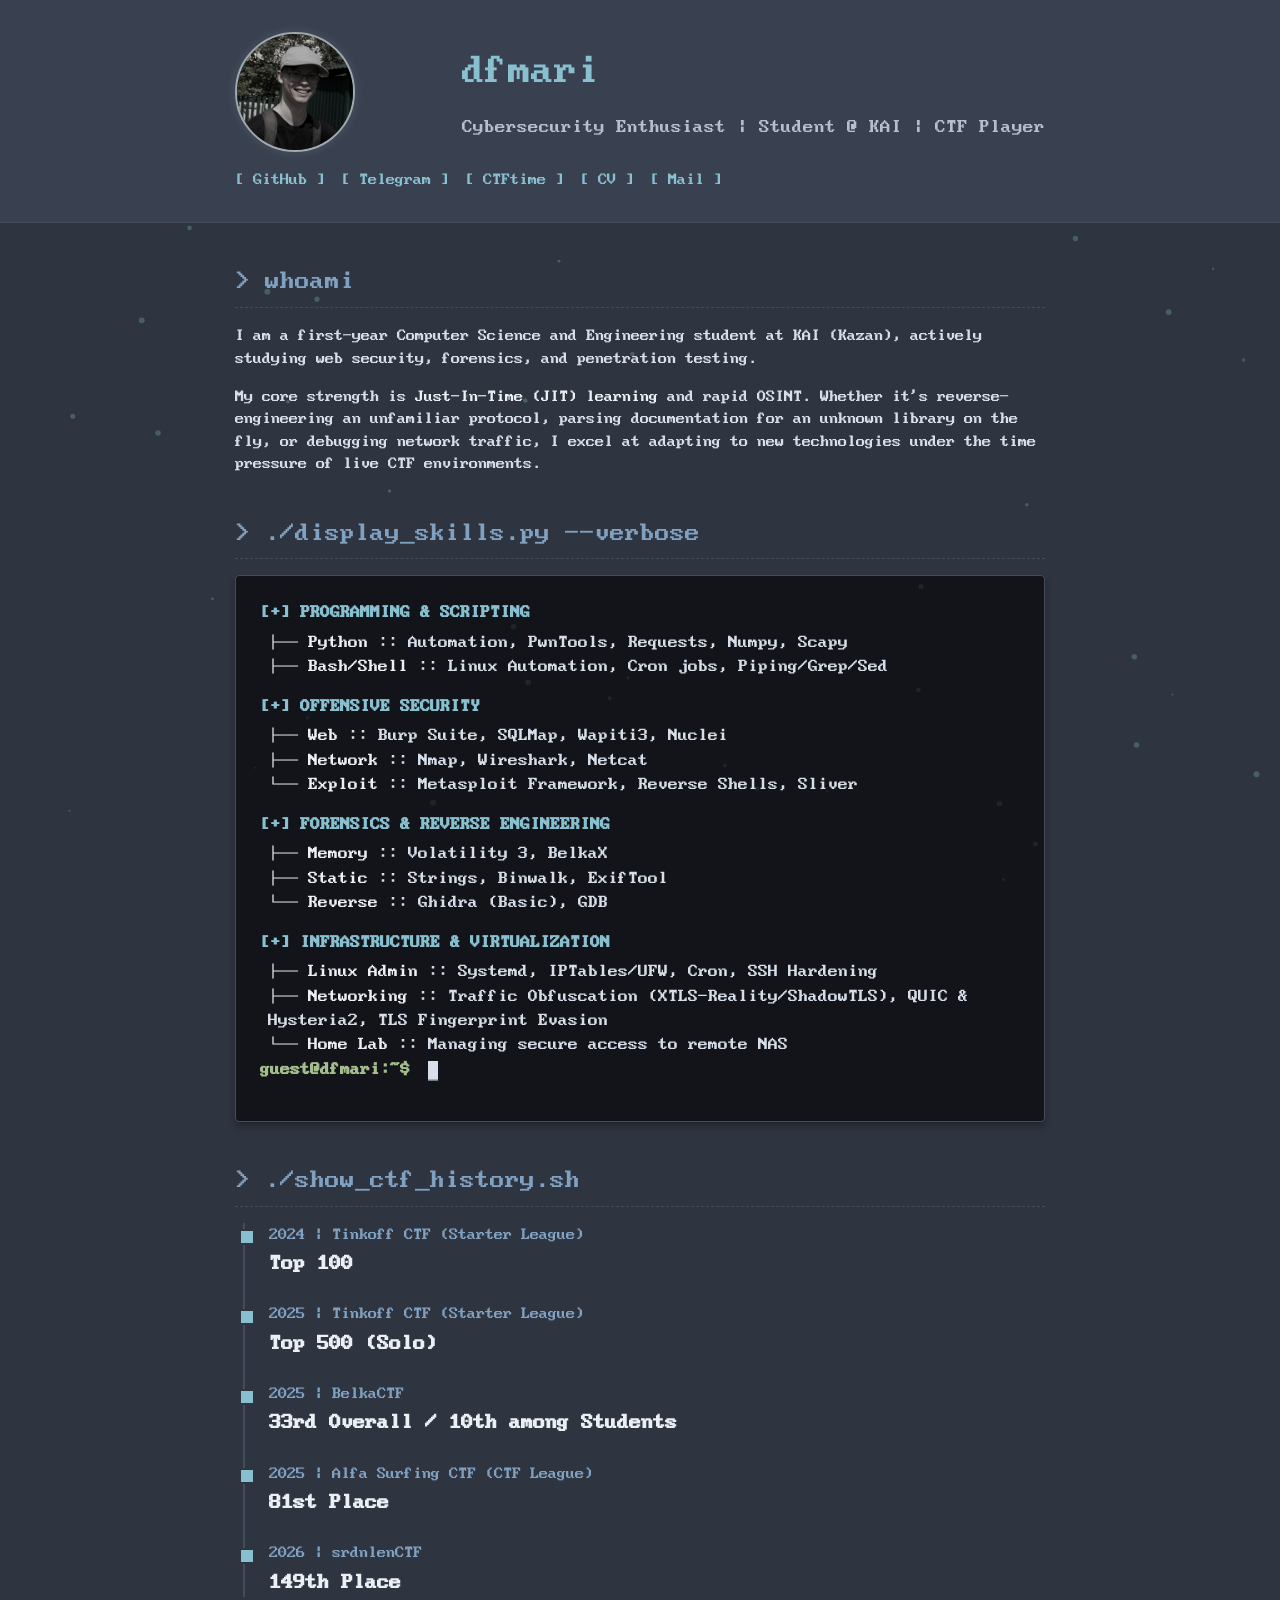
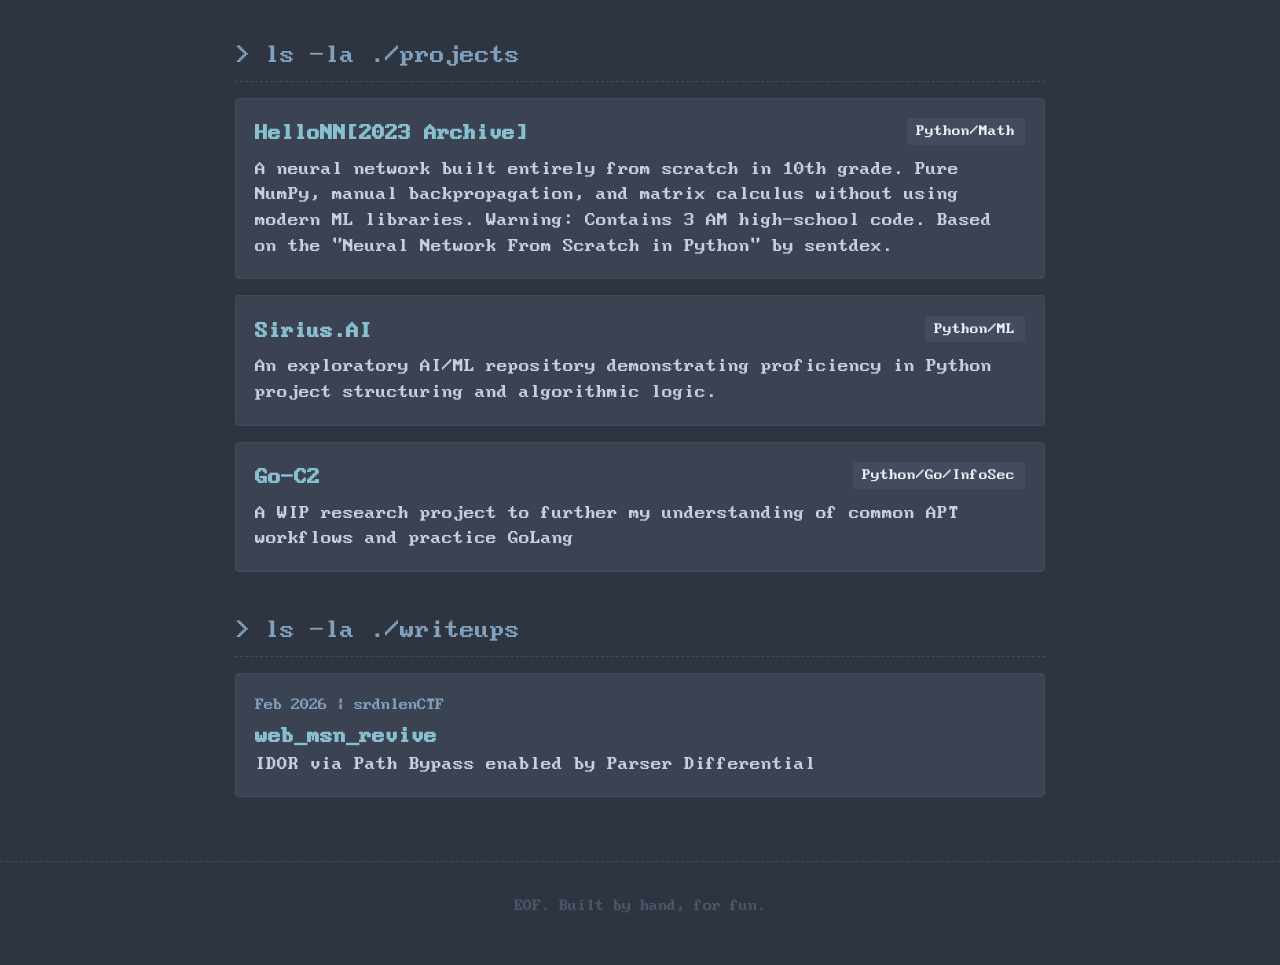
<file: index.html>
<!DOCTYPE html>
<html lang="en">

<head>
  <meta charset="UTF-8">
  <meta name="viewport" content="width=device-width, initial-scale=1.0">
  <title>dfmari | Security Researcher</title>
  <meta property="og:title" content="dfmari | Security Researcher">
  <meta property="og:description" content="Cybersecurity Student @ KAI, CTF Player, and JIT Learner.">
  <link rel="stylesheet" href="style.css">
</head>

<body>
  <!-- Background Animation Canvas -->
  <canvas id="neural-bg"></canvas>

  <header>
    <div class="container header-flex">
      <img src="profile.jpg" alt="dfmari" class="profile-pic">
      <div>
        <h1>dfmari</h1>
        <p class="subtitle">Cybersecurity Enthusiast | Student @ KAI | CTF Player</p>
      </div>
      <nav class="links">
        <a href="https://github.com/dfmari" target="_blank">[ GitHub ]</a>
        <a href="https://t.me/dfmari" target="_blank">[ Telegram ]</a>
        <a href="https://ctftime.org/user/191921" target="_blank">[ CTFtime ]</a>
        <a href="https://dfmari.github.io/dfmari/cv/index.html" target="_blank">[ CV ]</a>
        <a href="mailto:RiyatovDS@stud.kai.ru" target="_blank">[ Mail ]</a>
      </nav>
    </div>
  </header>

  <main class="container">
    <!-- ABOUT SECTION -->
    <section id="about">
      <h2>> whoami</h2>
      <p>
        I am a first-year Computer Science and Engineering student at KAI (Kazan), actively studying web security,
        forensics, and penetration testing.
      </p>
      <p>
        My core strength is <strong>Just-In-Time (JIT) learning</strong> and rapid OSINT. Whether it's
        reverse-engineering an unfamiliar protocol, parsing documentation for an unknown library on the fly, or
        debugging network traffic, I excel at adapting to new technologies under the time pressure of live CTF
        environments.
      </p>
    </section>

    <!-- SKILLS & TOOLKIT  -->
    <section id="skills">
      <h2>> ./display_skills.py --verbose</h2>
      <div class="code-block">
        <div class="cmd-output">
          <span class="cmd-group">[+] PROGRAMMING & SCRIPTING</span>
          <span class="cmd-line"> ├── <strong>Python</strong> :: Automation, PwnTools, Requests, Numpy, Scapy</span>
          <span class="cmd-line"> ├── <strong>Bash/Shell</strong> :: Linux Automation, Cron jobs, Piping/Grep/Sed</span>

          <span class="cmd-group">[+] OFFENSIVE SECURITY</span>
          <span class="cmd-line"> ├── <strong>Web</strong> :: Burp Suite, SQLMap, Wapiti3, Nuclei</span>
          <span class="cmd-line"> ├── <strong>Network</strong> :: Nmap, Wireshark, Netcat</span>
          <span class="cmd-line"> └── <strong>Exploit</strong> :: Metasploit Framework, Reverse Shells, Sliver</span>

          <span class="cmd-group">[+] FORENSICS & REVERSE ENGINEERING</span>
          <span class="cmd-line"> ├── <strong>Memory</strong> :: Volatility 3, BelkaX</span>
          <span class="cmd-line"> ├── <strong>Static</strong> :: Strings, Binwalk, ExifTool</span>
          <span class="cmd-line"> └── <strong>Reverse</strong> :: Ghidra (Basic), GDB</span>

          <span class="cmd-group">[+] INFRASTRUCTURE & VIRTUALIZATION</span>
          <span class="cmd-line"> ├── <strong>Linux Admin</strong> :: Systemd, IPTables/UFW, Cron, SSH Hardening</span>
          <span class="cmd-line"> ├── <strong>Networking</strong> :: Traffic Obfuscation (XTLS-Reality/ShadowTLS), QUIC
            & Hysteria2, TLS Fingerprint Evasion</span>
          <span class="cmd-line"> └── <strong>Home Lab</strong> :: Managing secure access to remote NAS</span>
        </div>
        <p><span class="prompt">guest@dfmari:~$</span> <span class="cursor">_</span></p>
      </div>
    </section>

    <!-- CTF ACHIEVEMENTS (TIMELINE) -->
    <section id="achievements">
      <h2>> ./show_ctf_history.sh</h2>
      <ul class="achievement-list">
        <li>
          <span class="achievement-date">2024 | Tinkoff CTF (Starter League)</span>
          <span class="achievement-title">Top 100</span>
        </li>
        <li>
          <span class="achievement-date">2025 | Tinkoff CTF (Starter League)</span>
          <span class="achievement-title">Top 500 (Solo)</span>
        </li>
        <li>
          <span class="achievement-date">2025 | BelkaCTF</span>
          <span class="achievement-title">33rd Overall / 10th among Students</span>
        </li>
        <li>
          <span class="achievement-date">2025 | Alfa Surfing CTF (CTF League)</span>
          <span class="achievement-title">81st Place </span>
        </li>
        <li>
          <span class="achievement-date">2026 | srdnlenCTF</span>
          <span class="achievement-title">149th Place</span>
        </li>
      </ul>
    </section>

    <!-- PROJECTS SECTION (CARDS) -->
    <section id="projects">
      <h2>> ls -la ./projects</h2>
      <ul class="card-list">
        <li>
          <div class="card-header">
            <a href="https://github.com/Dfmari/HelloNN" target="_blank" class="card-title">HelloNN[2023 Archive]</a>
            <span class="tag">Python/Math</span>
          </div>
          <p class="card-desc">A neural network built entirely from scratch in 10th grade. Pure NumPy, manual
            backpropagation, and matrix calculus without using modern ML libraries. Warning: Contains 3 AM high-school
            code. Based on the "Neural Network From Scratch in Python" by sentdex.</p>
        </li>
        <li>
          <div class="card-header">
            <a href="https://github.com/Dfmari/Sirius.AI" target="_blank" class="card-title">Sirius.AI</a>
            <span class="tag">Python/ML</span>
          </div>
          <p class="card-desc">An exploratory AI/ML repository demonstrating proficiency in Python project structuring
            and algorithmic logic.</p>
        </li>
        <li>
          <div class="card-header">
            <a href="https://github.com/Dfmari/Go-C2" target="_blank" class="card-title">Go-C2</a>
            <span class="tag">Python/Go/InfoSec</span>
          </div>
          <p class="card-desc">A WIP research project to further my understanding of common APT workflows and practice
            GoLang</p>
        </li>
      </ul>
    </section>

    <!-- WRITEUPS SECTION (CARDS) -->
    <section id="writeups">
      <h2>> ls -la ./writeups</h2>
      <ul class="card-list">
        <li>
          <span class="date">Feb 2026 | srdnlenCTF</span>
          <a href="../ctf_writeups/writeups/srdnlenCTF2026/web_msn_revive/solution.html" class="card-title">
            web_msn_revive
          </a>
          <p class="card-desc">IDOR via Path Bypass enabled by Parser Differential</p>
        </li>
      </ul>
    </section>
  </main>

  <footer>
    <div class="container">
      <p>EOF. Built by hand, for fun.</p>
    </div>
  </footer>

  <!-- Background Animation Script -->
  <script>
    const canvas = document.getElementById('neural-bg');
    const ctx = canvas.getContext('2d');
    let width, height;
    let particles = [];

    // Configuration
    const particleCount = 60; // Number of nodes
    const connectionDistance = 150; // Distance to connect nodes
    const moveSpeed = 0.5; // Speed of movement

    // Nord Colors
    const nodeColor = 'rgba(136, 192, 208, 0.5)'; // Nord Cyan (#88C0D0)
    const lineColor = 'rgba(76, 86, 106, 0.3)';   // Nord Grey (#4C566A)

    function resize() {
      width = canvas.width = window.innerWidth;
      height = canvas.height = window.innerHeight;
    }

    class Particle {
      constructor() {
        this.x = Math.random() * width;
        this.y = Math.random() * height;
        this.vx = (Math.random() - 0.5) * moveSpeed;
        this.vy = (Math.random() - 0.5) * moveSpeed;
        this.size = Math.random() * 2 + 1;
      }

      update() {
        this.x += this.vx;
        this.y += this.vy;

        // Bounce off edges
        if (this.x < 0 || this.x > width) this.vx *= -1;
        if (this.y < 0 || this.y > height) this.vy *= -1;
      }

      draw() {
        ctx.fillStyle = nodeColor;
        ctx.beginPath();
        ctx.arc(this.x, this.y, this.size, 0, Math.PI * 2);
        ctx.fill();
      }
    }

    function init() {
      particles = [];
      for (let i = 0; i < particleCount; i++) {
        particles.push(new Particle());
      }
    }

    function animate() {
      ctx.clearRect(0, 0, width, height);

      for (let i = 0; i < particles.length; i++) {
        particles[i].update();
        particles[i].draw();

        // Draw connections
        for (let j = i; j < particles.length; j++) {
          const dx = particles[i].x - particles[j].x;
          const dy = particles[i].y - particles[j].y;
          const distance = Math.sqrt(dx * dx + dy * dy);

          if (distance < connectionDistance) {
            ctx.strokeStyle = lineColor;
            ctx.lineWidth = 1 - distance / connectionDistance;
            ctx.beginPath();
            ctx.moveTo(particles[i].x, particles[i].y);
            ctx.lineTo(particles[j].x, particles[j].y);
            ctx.stroke();
          }
        }
      }
      requestAnimationFrame(animate);
    }

    window.addEventListener('resize', resize);
    resize();
    init();
    animate();
  </script>
</body>

</html>
</file>
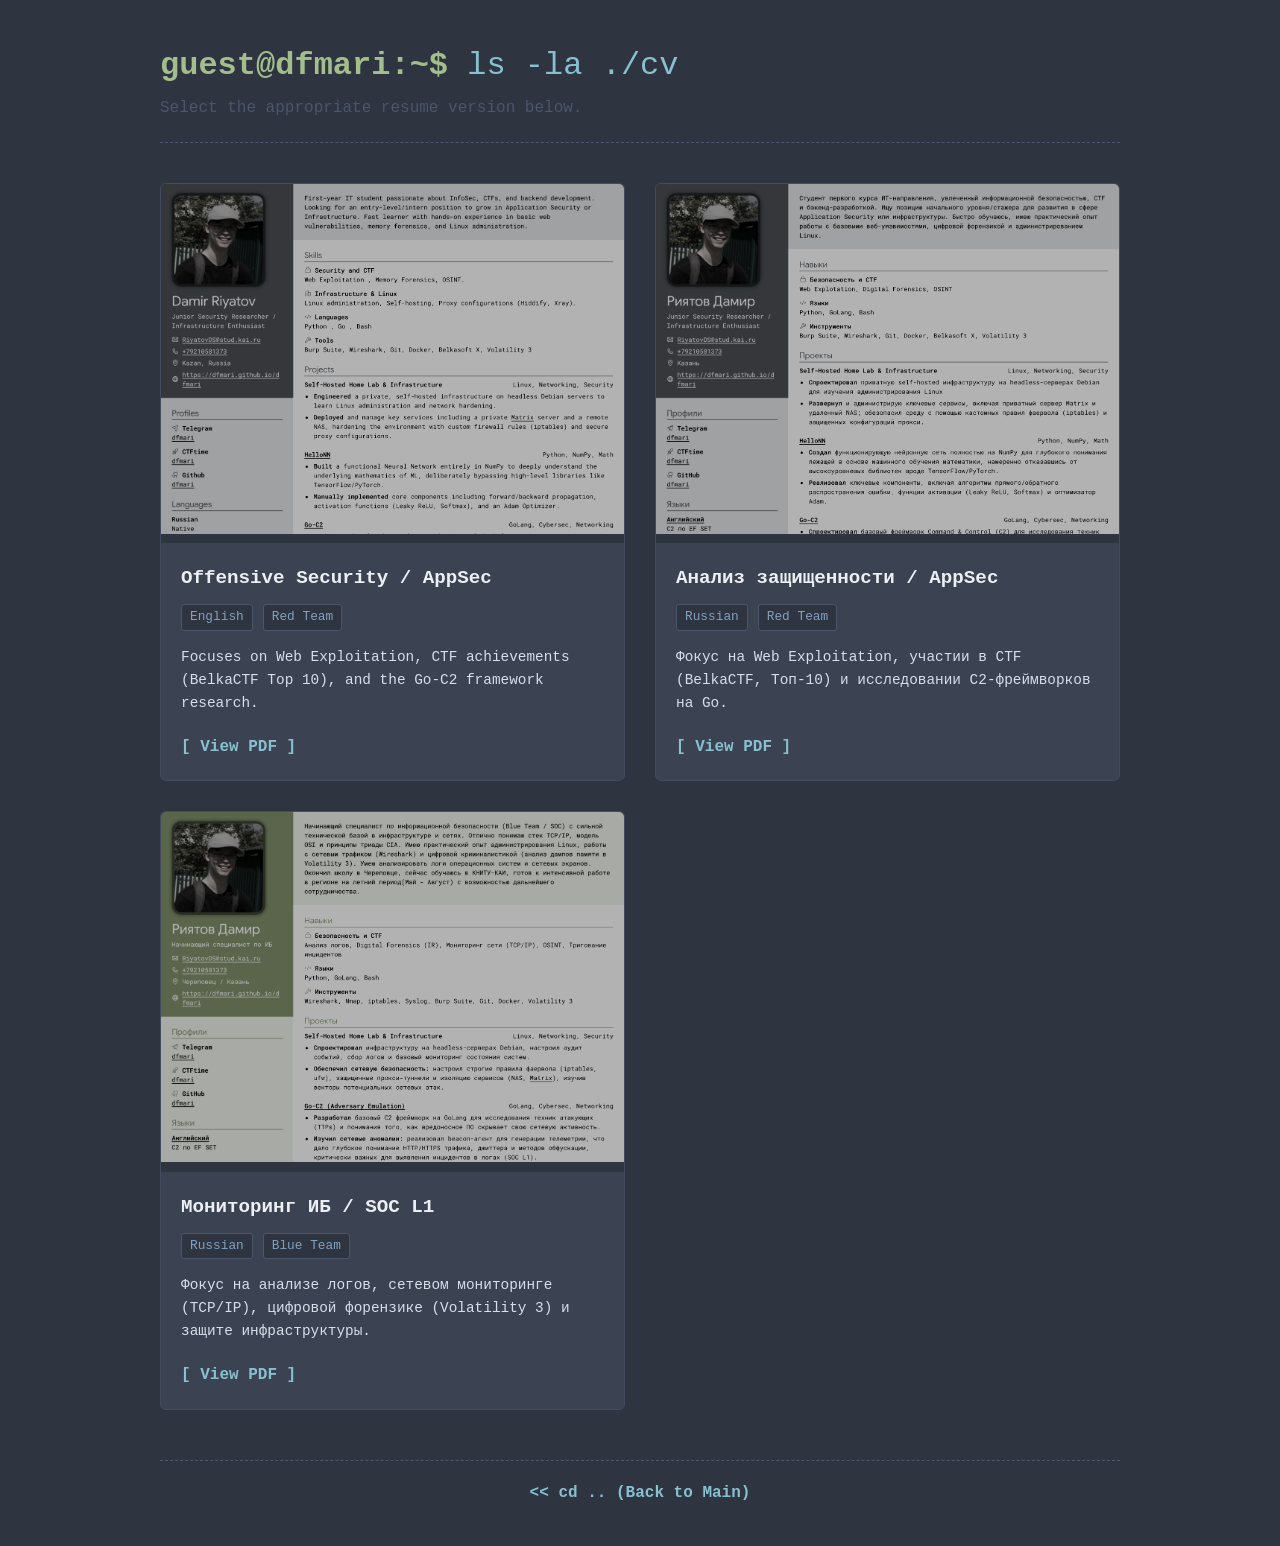
<file: cv/index.html>
<!DOCTYPE html>
<html lang="en">

<head>
  <meta charset="UTF-8">
  <meta name="viewport" content="width=device-width, initial-scale=1.0">
  <title>dfmari | Resume Hub</title>
  <link rel="stylesheet" href="style.css">
</head>

<body>
  <div class="container">
    <header>
      <h1><span class="prompt">guest@dfmari:~$</span> ls -la ./cv</h1>
      <p class="subtitle">Select the appropriate resume version below.</p>
    </header>

    <main class="resume-grid">

      <!-- Resume Card 1: Red Team (EN) -->
      <div class="resume-card">
        <a href="Damir_Riyatov_RedTeam_EN.pdf" target="_blank" class="preview-link">
          <img src="preview_redteam_en.png" alt="Offensive Security Resume Preview" class="pdf-preview">
        </a>
        <div class="card-info">
          <h2>Offensive Security / AppSec</h2>
          <div class="tags">
            <span class="tag">English</span>
            <span class="tag">Red Team</span>
          </div>
          <p class="desc">Focuses on Web Exploitation, CTF achievements (BelkaCTF Top 10), and the Go-C2 framework
            research.</p>
          <div class="links">
            <a href="Damir_Riyatov_RedTeam_EN.pdf" target="_blank">[ View PDF ]</a>
          </div>
        </div>
      </div>

      <!-- Resume Card 2: Red Team (RU) -->
      <div class="resume-card">
        <a href="Damir_Riyatov_RedTeam_RU.pdf" target="_blank" class="preview-link">
          <img src="preview_redteam_ru.png" alt="AppSec Resume Preview" class="pdf-preview">
        </a>
        <div class="card-info">
          <h2>Анализ защищенности / AppSec</h2>
          <div class="tags">
            <span class="tag">Russian</span>
            <span class="tag">Red Team</span>
          </div>
          <p class="desc">Фокус на Web Exploitation, участии в CTF (BelkaCTF, Топ-10) и исследовании C2-фреймворков на
            Go.</p>
          <div class="links">
            <a href="Damir_Riyatov_RedTeam_RU.pdf" target="_blank">[ View PDF ]</a>
          </div>
        </div>
      </div>

      <!-- Resume Card 3: SOC (RU) -->
      <div class="resume-card">
        <a href="Damir_Riyatov_SOC_RU.pdf" target="_blank" class="preview-link">
          <img src="preview_soc_ru.png" alt="SOC Resume Preview" class="pdf-preview">
        </a>
        <div class="card-info">
          <h2>Мониторинг ИБ / SOC L1</h2>
          <div class="tags">
            <span class="tag">Russian</span>
            <span class="tag">Blue Team</span>
          </div>
          <p class="desc">Фокус на анализе логов, сетевом мониторинге (TCP/IP), цифровой форензике (Volatility 3) и
            защите инфраструктуры.</p>
          <div class="links">
            <a href="Damir_Riyatov_SOC_RU.pdf" target="_blank">[ View PDF ]</a>
          </div>
        </div>
      </div>

      <!-- 
            // ============================================================
            // DISABLED FOR NOW - WORK IN PROGRESS 
            // ============================================================

            <div class="resume-card">
                <a href="Damir_Riyatov_Infra_EN.pdf" target="_blank" class="preview-link">
                    <img src="preview_infra.png" alt="Infrastructure Resume Preview" class="pdf-preview">
                </a>
                <div class="card-info">
                    <h2>Infrastructure & Linux Admin</h2>
                    <div class="tags">
                        <span class="tag">English</span>
                        <span class="tag">DevOps</span>
                    </div>
                    <p class="desc">Highlights Debian self-hosting, remote NAS, proxy configs, and Bash/Python automation.</p>
                    <div class="links">
                        <a href="Damir_Riyatov_Infra_EN.pdf" target="_blank">[ View PDF ]</a>
                    </div>
                </div>
            </div>

            <div class="resume-card">
                <a href="Damir_Riyatov_General_RU.pdf" target="_blank" class="preview-link">
                    <img src="preview_general_ru.png" alt="General Resume Preview" class="pdf-preview">
                </a>
                <div class="card-info">
                    <h2>General Backend / Intern</h2>
                    <div class="tags">
                        <span class="tag">Russian</span>
                        <span class="tag">Yandex</span>
                    </div>
                    <p class="desc">Standardized Russian CV for local BigTech internships (Yandex, Tinkoff). Python, Go, and algorithms.</p>
                    <div class="links">
                        <a href="Damir_Riyatov_General_RU.pdf" target="_blank">[ View PDF ]</a>
                    </div>
                </div>
            </div>
            -->

    </main>

    <footer>
      <a href="../index.html" class="back-link">
        << cd .. (Back to Main)</a>
    </footer>
  </div>
</body>

</html>
</file>
<file: style.css>
/* --- Custom Fonts --- */
@font-face {
  font-family: 'BigBlueTerm';
  src: url('fonts/BigBlueTerm.ttf') format('truetype');
  font-weight: normal;
  font-style: normal;
  font-display: swap;
}

/* --- Nord Color Palette --- */
:root {
  --nord-0: #2E3440;
  --nord-1: #3B4252;
  --nord-2: #434C5E;
  --nord-3: #4C566A;
  --nord-4: #D8DEE9;
  --nord-5: #E5E9F0;
  --nord-6: #ECEFF4;
  --nord-7: #8FBCBB;
  --nord-8: #88C0D0;
  --nord-9: #81A1C1;
  --nord-10: #5E81AC;
  --nord-11: #BF616A;
  --nord-14: #A3BE8C;

  /* Assignments */
  --bg-color: var(--nord-0);
  --secondary-bg: var(--nord-1);
  --text-color: var(--nord-4);
  --accent-color: var(--nord-8);
  --accent-hover: var(--nord-7);
  --border-color: var(--nord-2);
  --muted-color: var(--nord-3);

  --font-mono: 'BigBlueTerm', 'VT323', 'Courier New', monospace;
}

/* --- Global Reset & Base --- */
* {
  box-sizing: border-box;
  margin: 0;
  padding: 0;
}

body {
  background-color: var(--bg-color);
  color: var(--text-color);
  font-family: var(--font-mono);
  line-height: 1.6;
  font-size: 14px;
  -webkit-font-smoothing: none;
  font-smooth: never;
  text-rendering: optimizeSpeed;
  position: relative;
  z-index: 1;
}

/* --- Background Canvas --- */
#neural-bg {
  position: fixed;
  top: 0;
  left: 0;
  width: 100%;
  height: 100%;
  z-index: -1;
  /* Send to back */
  opacity: 0.6;
  /* Subtle effect */
  pointer-events: none;
}

.container {
  max-width: 850px;
  margin: 0 auto;
  padding: 0 20px;
}

/* --- Typography --- */
h1,
h2,
h3 {
  font-weight: normal;
  margin-bottom: 1rem;
}

h1 {
  font-size: 2.2rem;
  color: var(--accent-color);
}

h2 {
  font-size: 1.4rem;
  border-bottom: 1px dashed var(--border-color);
  padding-bottom: 0.5rem;
  margin-top: 2.5rem;
  color: var(--nord-9);
}

p {
  margin-bottom: 1rem;
}

strong {
  color: var(--nord-6);
  font-weight: normal;
}

a {
  color: var(--accent-color);
  text-decoration: none;
  transition: color 0.2s ease-in-out;
}

a:hover {
  color: var(--accent-hover);
  text-decoration: underline;
}

/* --- Header Section --- */
header {
  /* Slight transparency to show particles behind header */
  background-color: rgba(59, 66, 82, 0.9);
  border-bottom: 1px solid var(--border-color);
  padding: 2rem 0;
  margin-bottom: 2rem;
  backdrop-filter: blur(5px);
}

.header-flex {
  display: flex;
  justify-content: space-between;
  align-items: center;
  flex-wrap: wrap;
  gap: 1rem;
}

.subtitle {
  color: var(--nord-4);
  font-size: 1rem;
  margin-bottom: 0;
  opacity: 0.8;
}

.links {
  display: flex;
  gap: 1rem;
  text-align: center;
}

/* --- Improved Skills Terminal Code Block --- */
.code-block {
  background-color: rgba(0, 0, 0, 0.6);
  /* Semi-transparent black */
  border: 1px solid var(--border-color);
  padding: 1.5rem;
  border-radius: 4px;
  font-size: 0.95rem;
  box-shadow: 0 4px 6px rgba(0, 0, 0, 0.3);
}

.cmd-group {
  display: block;
  color: var(--nord-8);
  /* Cyan headers */
  margin-top: 1rem;
  margin-bottom: 0.3rem;
  font-weight: bold;
}

.cmd-group:first-child {
  margin-top: 0;
}

.cmd-line {
  display: block;
  padding-left: 0.5rem;
  color: var(--nord-4);
}

.prompt {
  color: var(--nord-14);
  /* Green prompt */
  font-weight: bold;
  margin-right: 8px;
}

.cursor {
  display: inline-block;
  width: 10px;
  height: 18px;
  background-color: var(--nord-4);
  vertical-align: middle;
  animation: blink 1s step-end infinite;
}

@keyframes blink {

  0%,
  100% {
    opacity: 1;
  }

  50% {
    opacity: 0;
  }
}

/* --- Timeline (Achievements) --- */
.achievement-list {
  list-style: none;
  border-left: 2px solid var(--border-color);
  padding-left: 1.5rem;
  margin-left: 0.5rem;
  margin-bottom: 2rem;
}

.achievement-list li {
  margin-bottom: 1.5rem;
  position: relative;
}

.achievement-list li::before {
  content: "";
  position: absolute;
  left: -1.88rem;
  top: 0.4rem;
  width: 12px;
  height: 12px;
  background-color: var(--accent-color);
  border: 2px solid var(--bg-color);
}

.achievement-date {
  display: block;
  font-size: 0.9rem;
  color: var(--nord-9);
  margin-bottom: 0.2rem;
}

.achievement-title {
  display: block;
  font-size: 1.15rem;
  color: var(--nord-6);
  margin-bottom: 0.2rem;
  font-weight: bold;
}

/* --- Cards (Projects & Writeups) --- */
.card-list {
  list-style: none;
  display: grid;
  grid-template-columns: 1fr;
  gap: 1rem;
}

.card-list li {
  background-color: var(--secondary-bg);
  border: 1px solid var(--border-color);
  padding: 1.2rem;
  transition: transform 0.2s, border-color 0.2s;
  position: relative;
  border-radius: 4px;
}

.card-list li:hover {
  border-color: var(--accent-color);
  transform: translateX(5px);
}

.card-header {
  display: flex;
  justify-content: space-between;
  align-items: flex-start;
  margin-bottom: 0.5rem;
}

.card-title {
  font-size: 1.2rem;
  font-weight: bold;
}

.tag {
  background-color: var(--nord-2);
  padding: 0.2rem 0.6rem;
  font-size: 0.8rem;
  color: var(--nord-6);
  border-radius: 2px;
}

.card-desc {
  font-size: 1rem;
  margin-bottom: 0;
  color: var(--nord-4);
  opacity: 0.9;
}

.date {
  display: block;
  font-size: 0.9rem;
  color: var(--nord-9);
  margin-bottom: 0.3rem;
}

/* --- Footer --- */
footer {
  margin-top: 4rem;
  padding: 2rem 0;
  text-align: center;
  border-top: 1px dashed var(--border-color);
  font-size: 0.9rem;
  color: var(--muted-color);
  background-color: var(--bg-color);
  /* Cover the canvas at the bottom */
}

/* --- Profile Picture Integration --- */
.profile-wrapper {
  display: flex;
  align-items: center;
  gap: 1.2rem;
}

.profile-pic {
  width: 120px;
  height: 120px;
  border-radius: 50%;
  object-fit: cover;
  border: 2px solid var(--nord-8);
  /* Cyan border */
  box-shadow: 0 0 10px rgba(136, 192, 208, 0.2);

  /* This filter makes the sunny photo match the dark hacker aesthetic */
  filter: grayscale(80%) contrast(1.1) brightness(0.9);
  transition: filter 0.3s ease, transform 0.3s ease;
}

.profile-pic:hover {
  /* Reveals original colors slightly on hover and pops out */
  filter: grayscale(20%) contrast(1.1) brightness(1);
  transform: scale(1.05);
  box-shadow: 0 0 15px rgba(136, 192, 208, 0.5);
}

/* Adjust header flex for mobile so it doesn't break */
@media (max-width: 600px) {
  .profile-wrapper {
    flex-direction: column;
    text-align: center;
    margin-bottom: 1rem;
    width: 100%;
  }

  .header-flex {
    justify-content: center;
  }
}
</file>
<file: cv/style.css>
/* --- Custom Fonts --- */
@font-face {
  font-family: 'BigBlueTerm';
  src: url('fonts/BigBlueTerm.ttf') format('truetype');
  font-weight: normal;
  font-style: normal;
  font-display: swap;
}

/* --- Nord Palette --- */
:root {
  --nord-0: #2E3440;
  --nord-1: #3B4252;
  --nord-2: #434C5E;
  --nord-3: #4C566A;
  --nord-4: #D8DEE9;
  --nord-6: #ECEFF4;
  --nord-8: #88C0D0;
  --nord-9: #81A1C1;
  --nord-14: #A3BE8C;
}

/* --- Global --- */
* {
  box-sizing: border-box;
  margin: 0;
  padding: 0;
}

body {
  background-color: var(--nord-0);
  color: var(--nord-4);
  font-family: 'Courier New', Courier, monospace;
  line-height: 1.6;
}

.container {
  max-width: 1000px;
  margin: 40px auto;
  padding: 0 20px;
}

/* --- Header --- */
header {
  border-bottom: 1px dashed var(--nord-3);
  padding-bottom: 20px;
  margin-bottom: 40px;
}

h1 {
  font-size: 2rem;
  font-weight: normal;
  color: var(--nord-8);
}

.prompt {
  color: var(--nord-14);
  font-weight: bold;
}

.subtitle {
  color: var(--nord-3);
  margin-top: 5px;
}

/* --- Grid Layout --- */
.resume-grid {
  display: grid;
  /* Жестко задаем 2 одинаковые колонки */
  grid-template-columns: repeat(2, 1fr);
  gap: 30px;
}

/* --- Mobile Responsiveness --- */
@media (max-width: 768px) {
  .resume-grid {
    grid-template-columns: 1fr;
  }
}

/* --- Resume Cards --- */
.resume-card {
  background-color: var(--nord-1);
  border: 1px solid var(--nord-2);
  border-radius: 6px;
  overflow: hidden;
  transition: border-color 0.3s;
}

.resume-card:hover {
  border-color: var(--nord-8);
}

/* --- THE FILTER & POP EFFECT FOR PDF PREVIEWS --- */
.preview-link {
  display: block;
  overflow: hidden;
  /* Keeps the scaled image inside the box */
  background-color: var(--nord-0);
}

.pdf-preview {
  width: 100%;
  height: 350px;
  /* Adjust based on your screenshot ratio */
  object-fit: cover;
  object-position: top;
  /* Shows the top of the resume */

  /* The Magic Filter */
  filter: grayscale(80%) contrast(1.1) brightness(0.7);
  transition: filter 0.4s ease, transform 0.4s ease;
}

.resume-card:hover .pdf-preview {
  /* Pop out on card hover */
  filter: grayscale(0%) contrast(1) brightness(1);
  transform: scale(1.05);
}

/* --- Card Info --- */
.card-info {
  padding: 20px;
}

.card-info h2 {
  font-size: 1.2rem;
  color: var(--nord-6);
  margin-bottom: 10px;
}

.tags {
  display: flex;
  gap: 10px;
  margin-bottom: 15px;
}

.tag {
  background-color: var(--nord-0);
  border: 1px solid var(--nord-3);
  padding: 2px 8px;
  font-size: 0.8rem;
  border-radius: 3px;
  color: var(--nord-9);
}

.desc {
  font-size: 0.9rem;
  color: var(--nord-4);
  margin-bottom: 20px;
  min-height: 50px;
}

/* --- Links --- */
.links a,
.back-link {
  color: var(--nord-8);
  text-decoration: none;
  font-weight: bold;
  transition: color 0.2s;
}

.links a:hover,
.back-link:hover {
  color: var(--nord-6);
  text-shadow: 0 0 5px rgba(136, 192, 208, 0.5);
}

footer {
  margin-top: 50px;
  border-top: 1px dashed var(--nord-3);
  padding-top: 20px;
  text-align: center;
}
</file>
